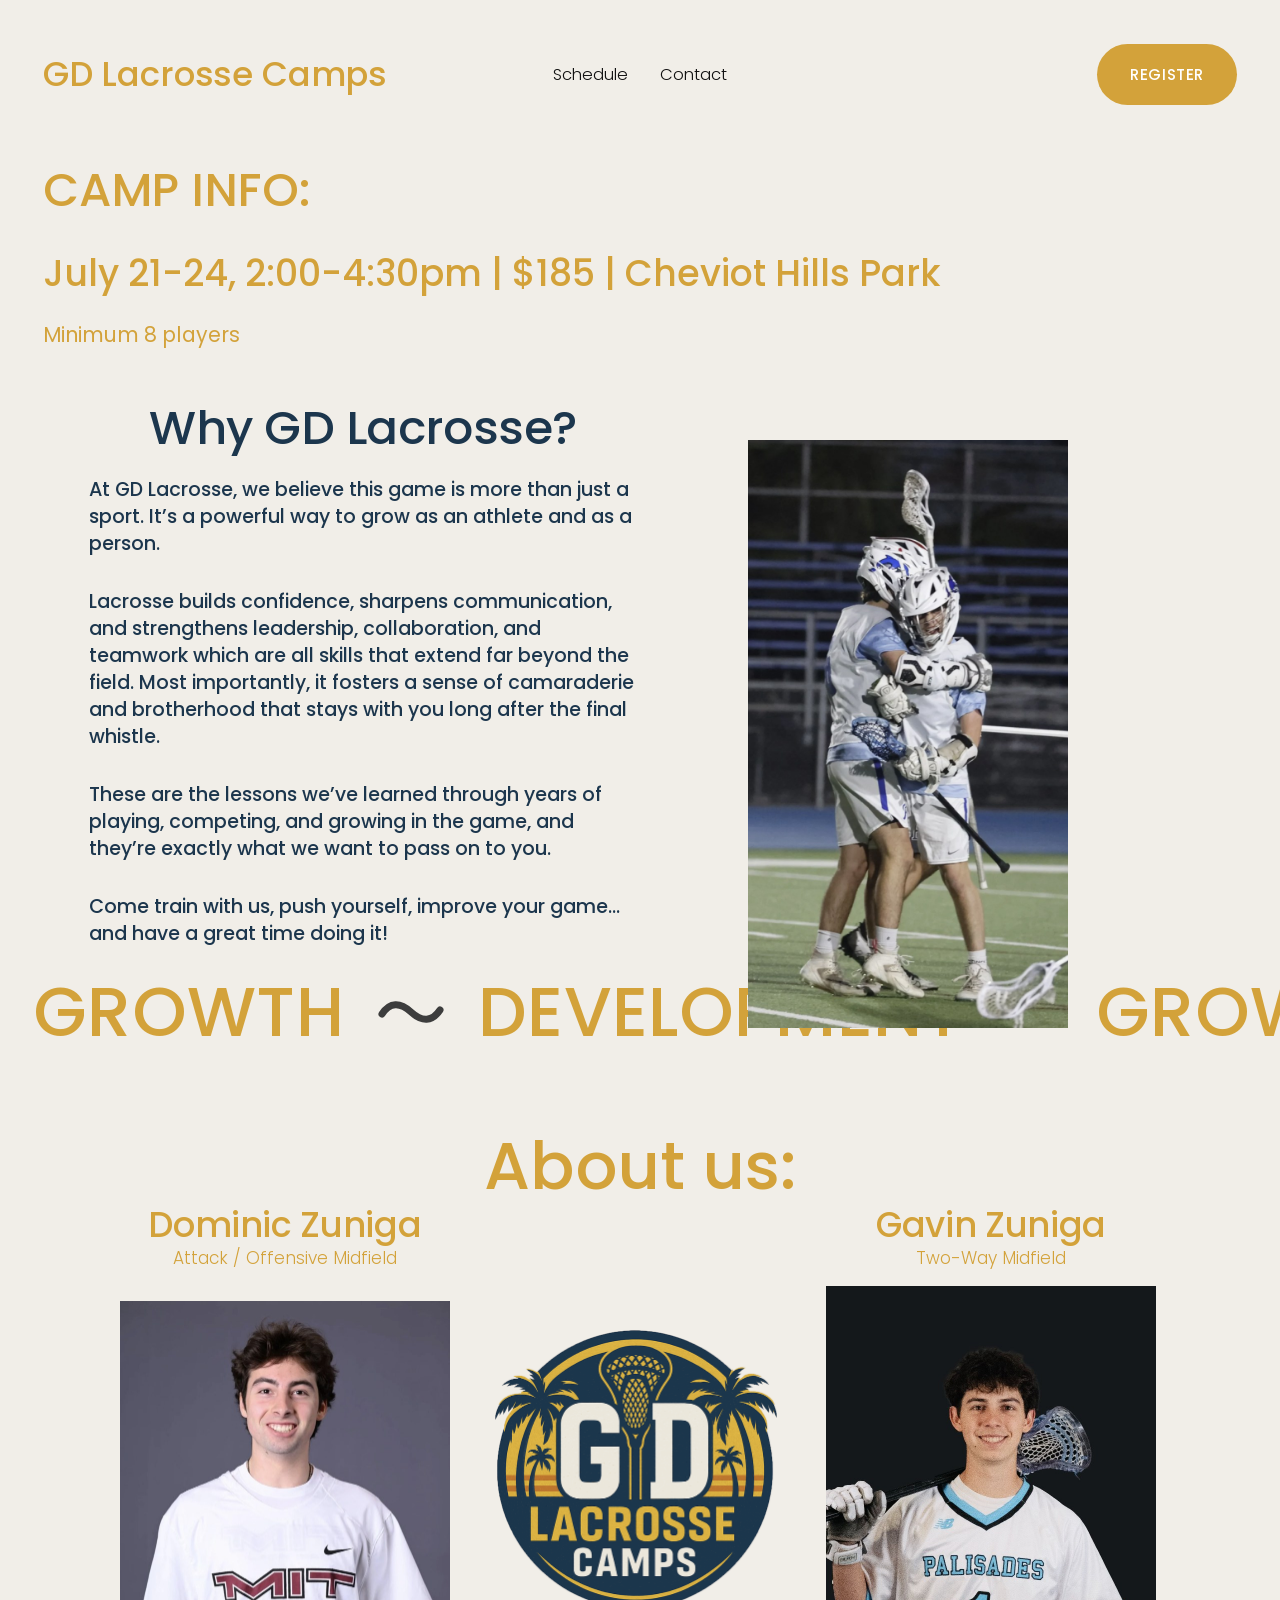
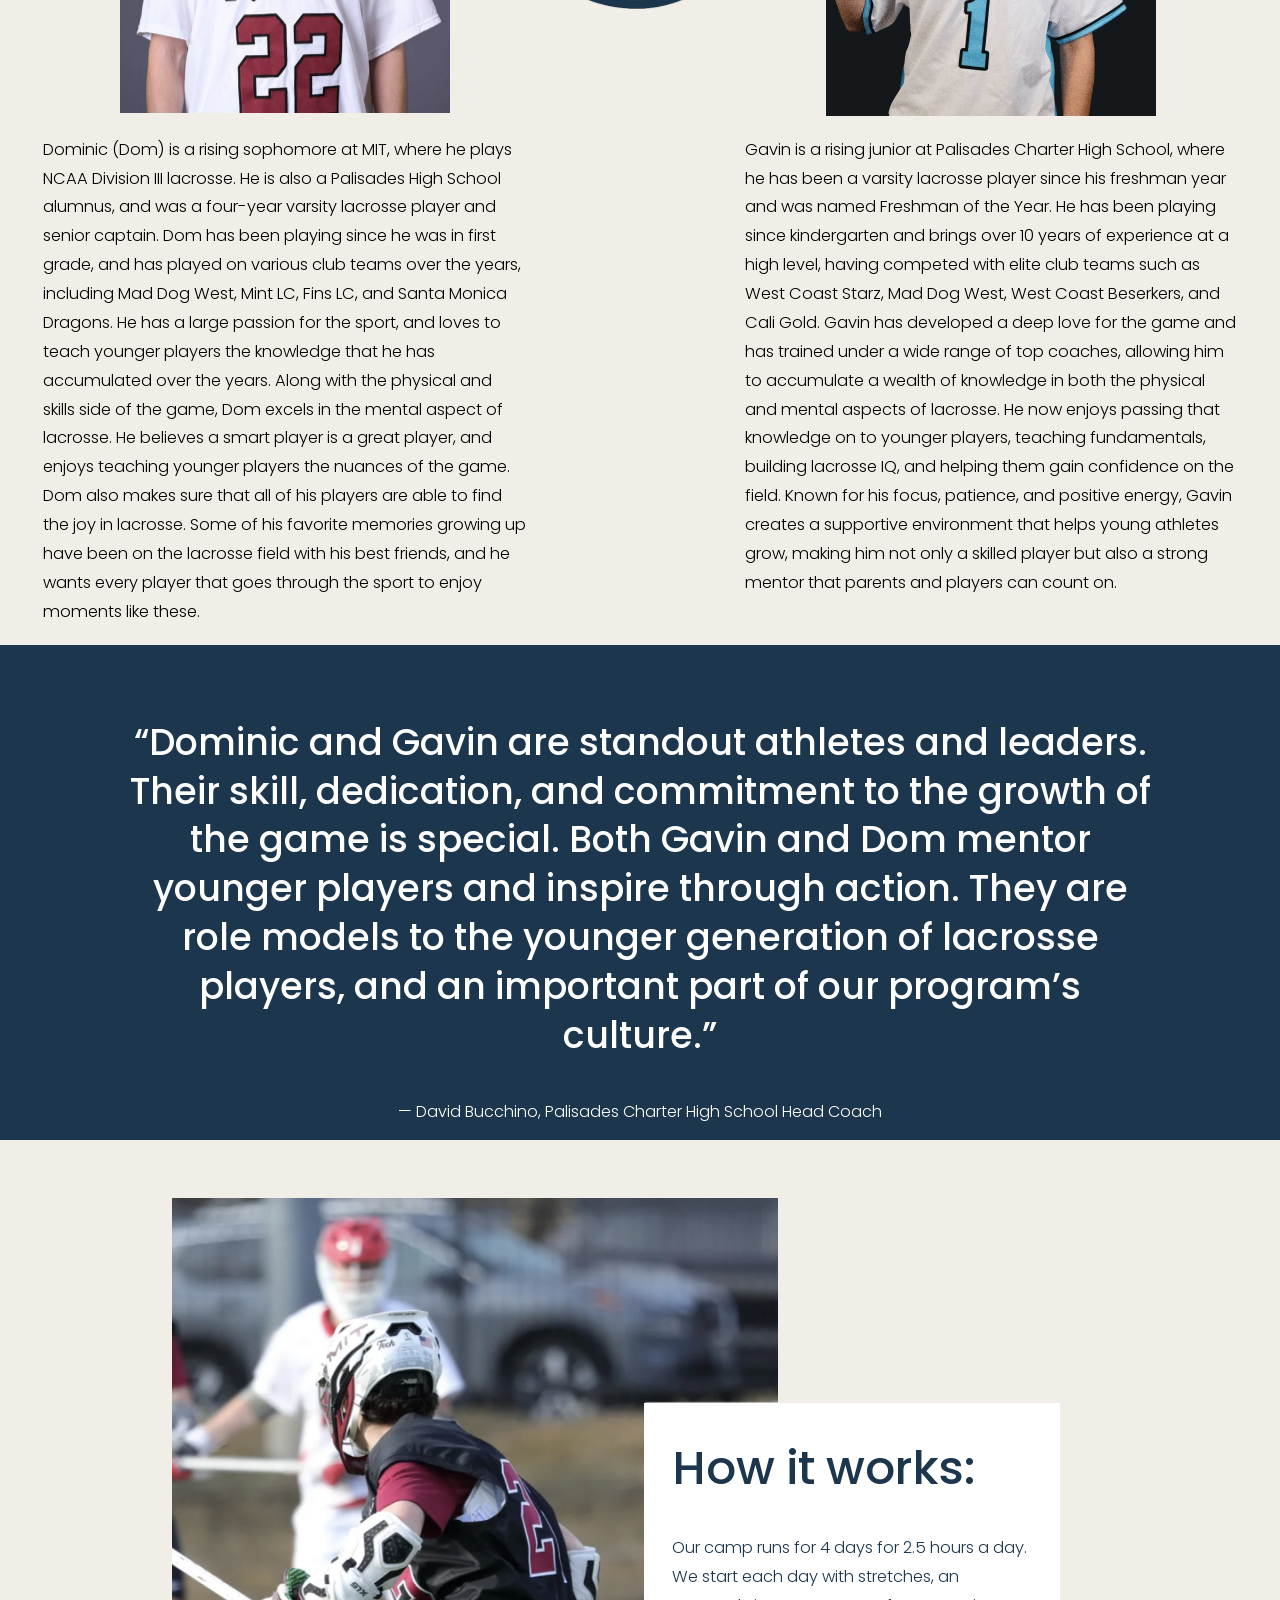
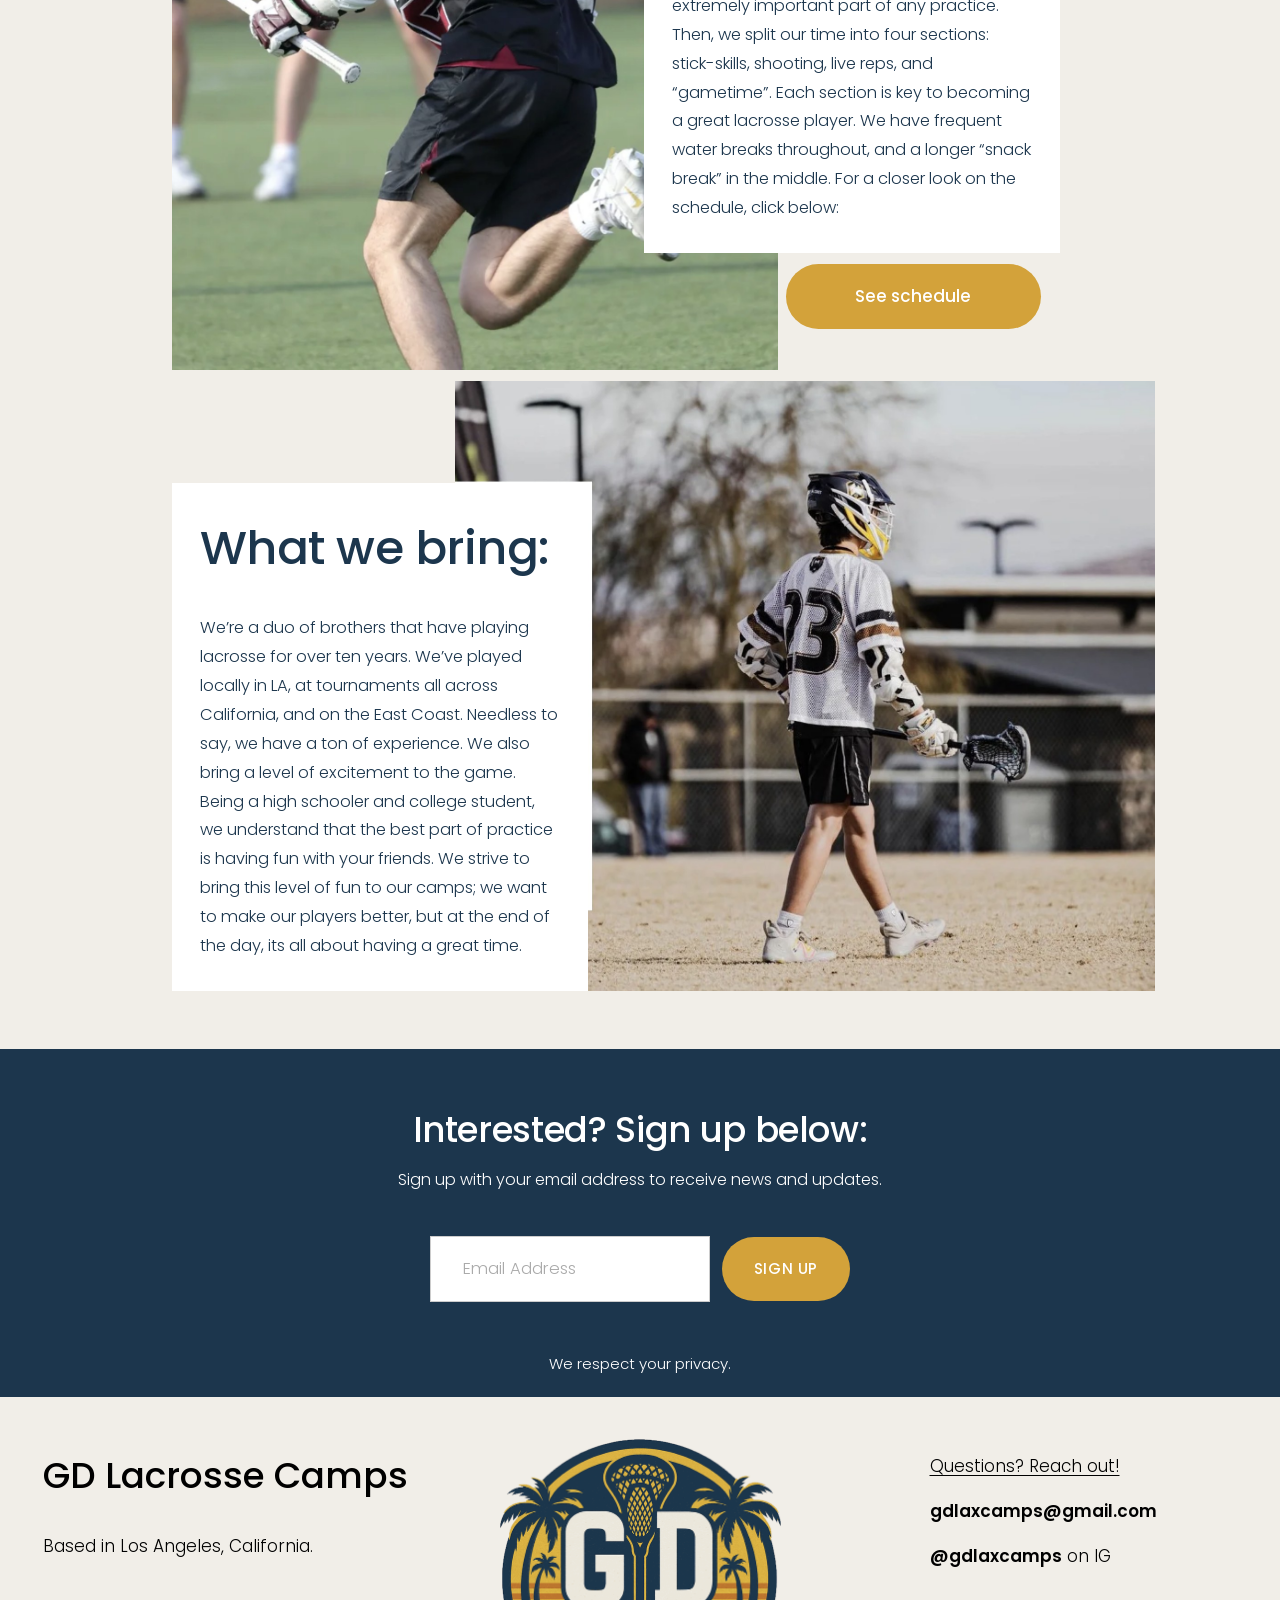
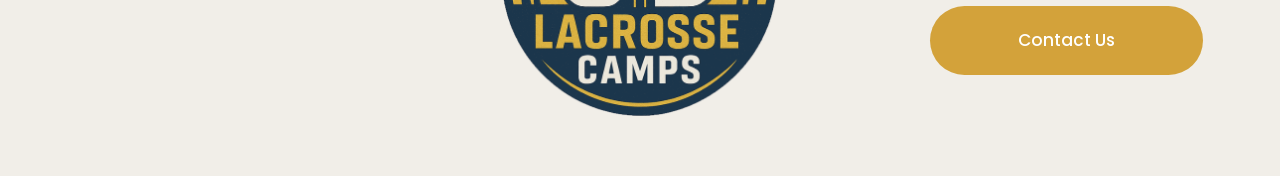
<file: index.html>
<!DOCTYPE html>
<html lang="en">
<head>
  <meta charset="utf-8">
  <meta name="viewport" content="width=device-width, initial-scale=1">
  <title>GD Lacrosse Camps | Youth Lacrosse Camp in Los Angeles</title>
  <meta name="description" content="GD Lacrosse Camps: a 4-day youth lacrosse camp at Cheviot Hills Park in Los Angeles, run by brothers Dominic and Gavin Zuniga. July 21–24, 2:00–4:30pm, $185.">
  <meta property="og:title" content="GD Lacrosse Camps">
  <meta property="og:description" content="4-day youth lacrosse camp at Cheviot Hills Park, Los Angeles. July 21–24, 2:00–4:30pm, $185.">
  <meta property="og:image" content="images/logo.png">
  <meta property="og:type" content="website">
  <link rel="icon" type="image/png" href="images/favicon.png">
  <link rel="apple-touch-icon" href="images/favicon.png">
  <link rel="preload" href="fonts/poppins-medium.woff2" as="font" type="font/woff2" crossorigin>
  <link rel="stylesheet" href="styles.css">
  <script type="application/ld+json">
  {
    "@context": "https://schema.org",
    "@type": "SportsOrganization",
    "name": "GD Lacrosse Camps",
    "alternateName": "GD Lax Camps",
    "sport": "Lacrosse",
    "email": "gdlaxcamps@gmail.com",
    "areaServed": "Los Angeles, California",
    "sameAs": ["https://www.instagram.com/gdlaxcamps"]
  }
  </script>
</head>
<body>

  <header class="site-header">
    <a class="brand" href="index.html">GD Lacrosse Camps</a>
    <nav class="nav" aria-label="Main">
      <a href="schedule.html">Schedule</a>
      <a href="contact.html">Contact</a>
    </nav>
    <!-- REGISTER LINK: replace href with your registration form link -->
    <a class="btn btn--caps" href="contact.html">Register</a>
    <button class="menu-toggle" aria-label="Open menu" aria-expanded="false"><span></span><span></span><span></span></button>
  </header>

  <main>
    <section class="camp-info">
      <h1>CAMP INFO:</h1>
      <p class="details">July 21-24, 2:00-4:30pm | $185 | Cheviot Hills Park</p>
      <p class="note">Minimum 8 players</p>
    </section>

    <section class="why">
      <div class="why-inner">
        <div>
          <h2>Why GD Lacrosse?</h2>
          <p>At GD Lacrosse, we believe this game is more than just a sport. It’s a powerful way to grow as an athlete and as a person.</p>
          <p>Lacrosse builds confidence, sharpens communication, and strengthens leadership, collaboration, and teamwork which are all skills that extend far beyond the field. Most importantly, it fosters a sense of camaraderie and brotherhood that stays with you long after the final whistle.</p>
          <p>These are the lessons we’ve learned through years of playing, competing, and growing in the game, and they’re exactly what we want to pass on to you.</p>
          <p>Come train with us, push yourself, improve your game… and have a great time doing it!</p>
        </div>
        <img class="why-photo" src="images/why-photo.jpg" alt="Two lacrosse players celebrating with a hug on the field">
      </div>
    </section>

    <div class="marquee" aria-hidden="true">
      <div class="marquee-track" id="marquee-track"></div>
    </div>

    <section class="about">
      <h2>About us:</h2>
      <div class="about-grid">
        <div class="coach coach--left">
          <h3>Dominic Zuniga</h3>
          <p class="role">Attack / Offensive Midfield</p>
          <img src="images/dominic.jpg" alt="Dominic Zuniga in an MIT lacrosse shirt">
        </div>
        <img class="about-logo" src="images/logo.png" alt="GD Lacrosse Camps logo">
        <div class="coach coach--right">
          <h3>Gavin Zuniga</h3>
          <p class="role">Two-Way Midfield</p>
          <img src="images/gavin.jpg" alt="Gavin Zuniga in a Palisades lacrosse jersey">
        </div>
        <p class="bio bio--left">Dominic (Dom) is a rising sophomore at MIT, where he plays NCAA Division III lacrosse. He is also a Palisades High School alumnus, and was a four-year varsity lacrosse player and senior captain. Dom has been playing since he was in first grade, and has played on various club teams over the years, including Mad Dog West, Mint LC, Fins LC, and Santa Monica Dragons. He has a large passion for the sport, and loves to teach younger players the knowledge that he has accumulated over the years. Along with the physical and skills side of the game, Dom excels in the mental aspect of lacrosse. He believes a smart player is a great player, and enjoys teaching younger players the nuances of the game. Dom also makes sure that all of his players are able to find the joy in lacrosse. Some of his favorite memories growing up have been on the lacrosse field with his best friends, and he wants every player that goes through the sport to enjoy moments like these.</p>
        <p class="bio bio--right">Gavin is a rising junior at Palisades Charter High School, where he has been a varsity lacrosse player since his freshman year and was named Freshman of the Year. He has been playing since kindergarten and brings over 10 years of experience at a high level, having competed with elite club teams such as West Coast Starz, Mad Dog West, West Coast Beserkers, and Cali Gold. Gavin has developed a deep love for the game and has trained under a wide range of top coaches, allowing him to accumulate a wealth of knowledge in both the physical and mental aspects of lacrosse. He now enjoys passing that knowledge on to younger players, teaching fundamentals, building lacrosse IQ, and helping them gain confidence on the field. Known for his focus, patience, and positive energy, Gavin creates a supportive environment that helps young athletes grow, making him not only a skilled player but also a strong mentor that parents and players can count on.</p>
      </div>
    </section>

    <section class="quote">
      <blockquote>“Dominic and Gavin are standout athletes and leaders. Their skill, dedication, and commitment to the growth of the game is special. Both Gavin and Dom mentor younger players and inspire through action. They are role models to the younger generation of lacrosse players, and an important part of our program’s culture.”</blockquote>
      <cite>— David Bucchino, Palisades Charter High School Head Coach</cite>
    </section>

    <section class="features">
      <div class="feature feature--how">
        <picture><source media="(max-width: 1100px)" srcset="images/how-it-works-sm.jpg"><img src="images/how-it-works.jpg" alt="Lacrosse player running with his stick during a game"></picture>
        <div class="card-wrap">
        <div class="card">
          <h2>How it works:</h2>
          <p>Our camp runs for 4 days for 2.5 hours a day. We start each day with stretches, an extremely important part of any practice. Then, we split our time into four sections: stick-skills, shooting, live reps, and “gametime”. Each section is key to becoming a great lacrosse player. We have frequent water breaks throughout, and a longer “snack break” in the middle. For a closer look on the schedule, click below:</p>
        </div>
        <a class="btn" href="schedule.html">See schedule</a>
        </div>
      </div>

      <div class="feature feature--what">
        <picture><source media="(max-width: 1100px)" srcset="images/what-we-bring-sm.jpg"><img src="images/what-we-bring.jpg" alt="Lacrosse player walking on the field"></picture>
        <div class="card">
          <h2>What we bring:</h2>
          <p>We’re a duo of brothers that have playing lacrosse for over ten years. We’ve played locally in LA, at tournaments all across California, and on the East Coast. Needless to say, we have a ton of experience. We also bring a level of excitement to the game. Being a high schooler and college student, we understand that the best part of practice is having fun with your friends. We strive to bring this level of fun to our camps; we want to make our players better, but at the end of the day, its all about having a great time.</p>
        </div>
      </div>
    </section>

    <section class="signup" id="signup">
      <h2>Interested? Sign up below:</h2>
      <p class="sub">Sign up with your email address to receive news and updates.</p>
      <form id="signup-form" action="https://formsubmit.co/gdlaxcamps@gmail.com" method="POST">
        <input type="hidden" name="_subject" value="New email signup – GD Lacrosse Camps">
        <input type="hidden" name="_captcha" value="false">
        <input type="text" name="_honey" style="display:none" tabindex="-1" autocomplete="off">
        <label for="email" class="visually-hidden" style="position:absolute;left:-9999px">Email Address</label>
        <input id="email" type="email" name="email" placeholder="Email Address" required>
        <button class="btn btn--caps" type="submit">Sign up</button>
      </form>
      <p class="thanks">Thanks for signing up! We’ll be in touch.</p>
      <p class="privacy">We respect your privacy.</p>
    </section>
  </main>

  <footer class="site-footer">
    <div>
      <p class="title">GD Lacrosse Camps</p>
      <p class="based">Based in Los Angeles, California.</p>
    </div>
    <img class="footer-logo" src="images/logo.png" alt="GD Lacrosse Camps logo">
    <div class="footer-contact">
      <p><a class="reach" href="contact.html">Questions? Reach out!</a></p>
      <p><a class="plain" href="mailto:gdlaxcamps@gmail.com"><strong>gdlaxcamps@gmail.com</strong></a></p>
      <p><a class="plain" href="https://www.instagram.com/gdlaxcamps" target="_blank" rel="noopener"><strong>@gdlaxcamps</strong> on IG</a></p>
      <a class="btn" href="contact.html">Contact Us</a>
    </div>
  </footer>

  <script src="site.js"></script>
</body>
</html>
</file>
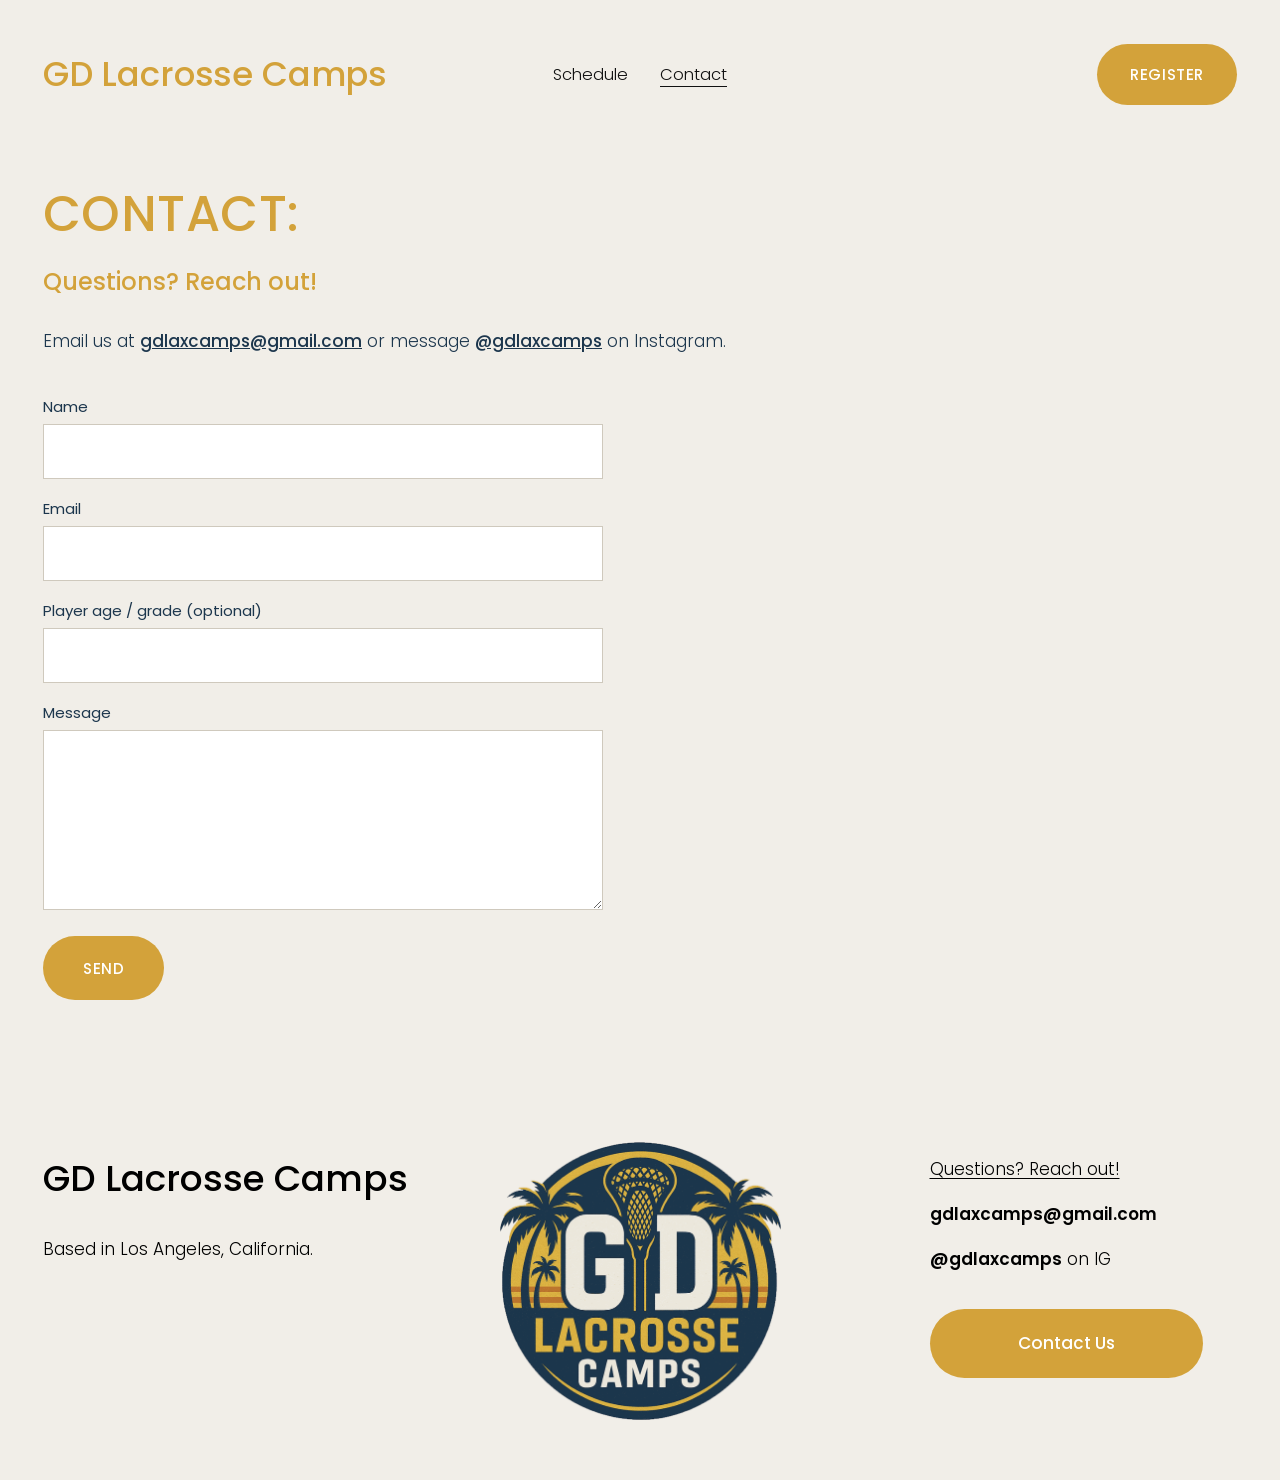
<file: contact.html>
<!DOCTYPE html>
<html lang="en">
<head>
  <meta charset="utf-8">
  <meta name="viewport" content="width=device-width, initial-scale=1">
  <title>Contact | GD Lacrosse Camps</title>
  <meta name="description" content="Contact GD Lacrosse Camps in Los Angeles. Email gdlaxcamps@gmail.com or message @gdlaxcamps on Instagram.">
  <meta property="og:title" content="GD Lacrosse Camps">
  <meta property="og:description" content="4-day youth lacrosse camp at Cheviot Hills Park, Los Angeles. July 21–24, 2:00–4:30pm, $185.">
  <meta property="og:image" content="images/logo.png">
  <meta property="og:type" content="website">
  <link rel="icon" type="image/png" href="images/favicon.png">
  <link rel="apple-touch-icon" href="images/favicon.png">
  <link rel="preload" href="fonts/poppins-medium.woff2" as="font" type="font/woff2" crossorigin>
  <link rel="stylesheet" href="styles.css">
  <script type="application/ld+json">
  {
    "@context": "https://schema.org",
    "@type": "SportsOrganization",
    "name": "GD Lacrosse Camps",
    "alternateName": "GD Lax Camps",
    "sport": "Lacrosse",
    "email": "gdlaxcamps@gmail.com",
    "areaServed": "Los Angeles, California",
    "sameAs": ["https://www.instagram.com/gdlaxcamps"]
  }
  </script>
</head>
<body>

  <header class="site-header">
    <a class="brand" href="index.html">GD Lacrosse Camps</a>
    <nav class="nav" aria-label="Main">
      <a href="schedule.html">Schedule</a>
      <a href="contact.html" aria-current="page">Contact</a>
    </nav>
    <!-- REGISTER LINK: replace href with your registration form link -->
    <a class="btn btn--caps" href="contact.html">Register</a>
    <button class="menu-toggle" aria-label="Open menu" aria-expanded="false"><span></span><span></span><span></span></button>
  </header>

  <main>
    <section class="page">
      <h1>CONTACT:</h1>
      <p class="lead">Questions? Reach out!</p>
      <p style="margin-top:24px">Email us at <a href="mailto:gdlaxcamps@gmail.com"><strong>gdlaxcamps@gmail.com</strong></a> or message <a href="https://www.instagram.com/gdlaxcamps" target="_blank" rel="noopener"><strong>@gdlaxcamps</strong></a> on Instagram.</p>

      <div class="form-wrap">
        <form class="contact-form" data-ajax action="https://formsubmit.co/gdlaxcamps@gmail.com" method="POST">
          <input type="hidden" name="_subject" value="New message – GD Lacrosse Camps website">
          <input type="hidden" name="_captcha" value="false">
          <input type="text" name="_honey" style="display:none" tabindex="-1" autocomplete="off">
          <label>Name<input type="text" name="name" required></label>
          <label>Email<input type="email" name="email" required></label>
          <label>Player age / grade (optional)<input type="text" name="player"></label>
          <label>Message<textarea name="message" rows="6" required></textarea></label>
          <button class="btn btn--caps" type="submit">Send</button>
        </form>
        <p class="thanks">Thanks! We got your message and will get back to you soon.</p>
      </div>
    </section>
  </main>

  <footer class="site-footer">
    <div>
      <p class="title">GD Lacrosse Camps</p>
      <p class="based">Based in Los Angeles, California.</p>
    </div>
    <img class="footer-logo" src="images/logo.png" alt="GD Lacrosse Camps logo">
    <div class="footer-contact">
      <p><a class="reach" href="contact.html">Questions? Reach out!</a></p>
      <p><a class="plain" href="mailto:gdlaxcamps@gmail.com"><strong>gdlaxcamps@gmail.com</strong></a></p>
      <p><a class="plain" href="https://www.instagram.com/gdlaxcamps" target="_blank" rel="noopener"><strong>@gdlaxcamps</strong> on IG</a></p>
      <a class="btn" href="contact.html">Contact Us</a>
    </div>
  </footer>

  <script src="site.js"></script>
</body>
</html>
</file>
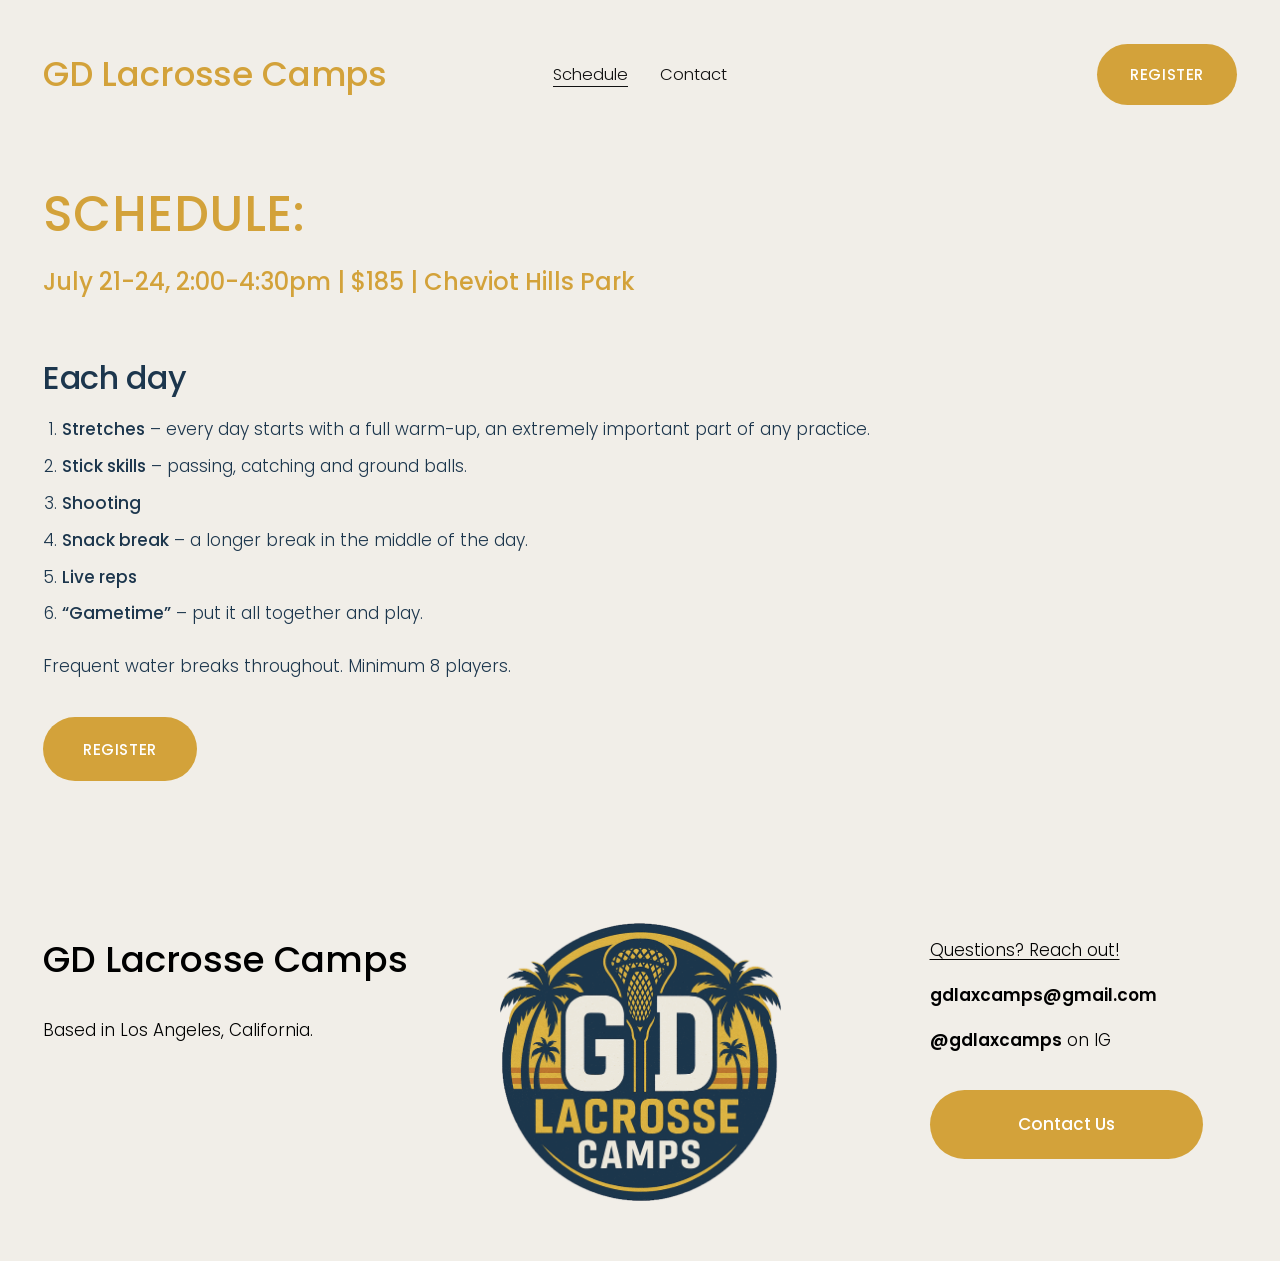
<file: schedule.html>
<!DOCTYPE html>
<html lang="en">
<head>
  <meta charset="utf-8">
  <meta name="viewport" content="width=device-width, initial-scale=1">
  <title>Camp Schedule | GD Lacrosse Camps</title>
  <meta name="description" content="GD Lacrosse Camps schedule: July 21–24, 2:00–4:30pm at Cheviot Hills Park, Los Angeles. Stretching, stick skills, shooting, live reps and gametime.">
  <meta property="og:title" content="GD Lacrosse Camps">
  <meta property="og:description" content="4-day youth lacrosse camp at Cheviot Hills Park, Los Angeles. July 21–24, 2:00–4:30pm, $185.">
  <meta property="og:image" content="images/logo.png">
  <meta property="og:type" content="website">
  <link rel="icon" type="image/png" href="images/favicon.png">
  <link rel="apple-touch-icon" href="images/favicon.png">
  <link rel="preload" href="fonts/poppins-medium.woff2" as="font" type="font/woff2" crossorigin>
  <link rel="stylesheet" href="styles.css">
  <script type="application/ld+json">
  {
    "@context": "https://schema.org",
    "@type": "SportsOrganization",
    "name": "GD Lacrosse Camps",
    "alternateName": "GD Lax Camps",
    "sport": "Lacrosse",
    "email": "gdlaxcamps@gmail.com",
    "areaServed": "Los Angeles, California",
    "sameAs": ["https://www.instagram.com/gdlaxcamps"]
  }
  </script>
</head>
<body>

  <header class="site-header">
    <a class="brand" href="index.html">GD Lacrosse Camps</a>
    <nav class="nav" aria-label="Main">
      <a href="schedule.html" aria-current="page">Schedule</a>
      <a href="contact.html">Contact</a>
    </nav>
    <!-- REGISTER LINK: replace href with your registration form link -->
    <a class="btn btn--caps" href="contact.html">Register</a>
    <button class="menu-toggle" aria-label="Open menu" aria-expanded="false"><span></span><span></span><span></span></button>
  </header>

  <main>
    <section class="page">
      <h1>SCHEDULE:</h1>
      <p class="lead">July 21-24, 2:00-4:30pm | $185 | Cheviot Hills Park</p>

      <h2>Each day</h2>
      <ol>
        <li><strong>Stretches</strong> – every day starts with a full warm-up, an extremely important part of any practice.</li>
        <li><strong>Stick skills</strong> – passing, catching and ground balls.</li>
        <li><strong>Shooting</strong></li>
        <li><strong>Snack break</strong> – a longer break in the middle of the day.</li>
        <li><strong>Live reps</strong></li>
        <li><strong>“Gametime”</strong> – put it all together and play.</li>
      </ol>
      <p style="margin-top:24px">Frequent water breaks throughout. Minimum 8 players.</p>

      <a class="btn btn--caps" href="contact.html">Register</a>
    </section>
  </main>

  <footer class="site-footer">
    <div>
      <p class="title">GD Lacrosse Camps</p>
      <p class="based">Based in Los Angeles, California.</p>
    </div>
    <img class="footer-logo" src="images/logo.png" alt="GD Lacrosse Camps logo">
    <div class="footer-contact">
      <p><a class="reach" href="contact.html">Questions? Reach out!</a></p>
      <p><a class="plain" href="mailto:gdlaxcamps@gmail.com"><strong>gdlaxcamps@gmail.com</strong></a></p>
      <p><a class="plain" href="https://www.instagram.com/gdlaxcamps" target="_blank" rel="noopener"><strong>@gdlaxcamps</strong> on IG</a></p>
      <a class="btn" href="contact.html">Contact Us</a>
    </div>
  </footer>

  <script src="site.js"></script>
</body>
</html>
</file>
<file: styles.css>
/* ===== GD Lacrosse Camps ===== */
@font-face { font-family: "Poppins"; src: url("fonts/poppins-light.woff2") format("woff2"); font-weight: 300; font-display: swap; }
@font-face { font-family: "Poppins"; src: url("fonts/poppins-regular.woff2") format("woff2"); font-weight: 400; font-display: swap; }
@font-face { font-family: "Poppins"; src: url("fonts/poppins-medium.woff2") format("woff2"); font-weight: 500; font-display: swap; }
@font-face { font-family: "Poppins"; src: url("fonts/poppins-semibold.woff2") format("woff2"); font-weight: 600; font-display: swap; }

:root {
  --gold: #d3a23a;
  --gold-light: #d9b15d;
  --navy: #1c364d;
  --cream: #f1eee8;
  --ink: #000;
  --pad: 43px;
}

* { box-sizing: border-box; }
html { scroll-behavior: smooth; }
body {
  margin: 0;
  background: var(--cream);
  color: var(--ink);
  font-family: "Poppins", system-ui, sans-serif;
  font-weight: 300;
  -webkit-font-smoothing: antialiased;
  overflow-x: hidden;
}
img { display: block; max-width: 100%; }
a { color: inherit; }
h1, h2, h3, p { margin: 0; }
h1, h2, h3 { font-weight: 500; letter-spacing: -0.01em; line-height: 1.2; }

/* ---------- Buttons ---------- */
.btn {
  display: inline-flex; align-items: center; justify-content: center;
  background: var(--gold); color: #fff;
  font: 500 17px/1 "Poppins", sans-serif;
  text-decoration: none; border: 0; cursor: pointer;
  border-radius: 999px;
  padding: 0 40px; height: 64px;
  transition: background .2s, opacity .2s;
}
.btn:hover { background: var(--gold-light); }
.btn--caps { text-transform: uppercase; letter-spacing: .04em; font-size: 15px; }

/* ---------- Header ---------- */
.site-header {
  display: grid; grid-template-columns: 1fr auto 1fr; align-items: center;
  padding: 44px var(--pad) 0;
}
.brand {
  color: var(--gold); font-weight: 500; font-size: 34px; letter-spacing: -0.005em;
  text-decoration: none; white-space: nowrap;
}
.nav { display: flex; gap: 32px; }
.nav a { font-weight: 300; font-size: 16.5px; text-decoration: none; color: #111; }
.nav a:hover, .nav a[aria-current="page"] { text-decoration: underline; text-underline-offset: 6px; }
.site-header .btn { justify-self: end; height: 61px; padding: 0 33px; }
.menu-toggle { display: none; }

/* ---------- Camp info ---------- */
.camp-info { padding: 57px var(--pad) 0; color: var(--gold); }
.camp-info h1 { font-size: 46.5px; letter-spacing: .01em; }
.camp-info .details { font-size: 36.5px; font-weight: 500; margin-top: 28px; }
.camp-info .note { font-size: 20.5px; font-weight: 400; margin-top: 18px; }

/* ---------- Why GD ---------- */
.why { position: relative; margin-top: 50px; }
.why-inner {
  display: grid; grid-template-columns: 46% 26.9%; column-gap: 9.3%;
  padding-left: 6.95%; position: relative; z-index: 2;
  max-width: 1440px; margin: 0 auto;
}
.why h2 { color: var(--navy); font-size: 47px; text-align: center; margin-bottom: 20px; }
.why p { color: var(--navy); font-weight: 500; font-size: 19.3px; line-height: 1.4; }
.why p + p { margin-top: 1.6em; }
.why-inner > div { padding-bottom: 120px; }
.why-photo { margin-top: 40px; width: 100%; height: auto; aspect-ratio: 387 / 711; object-fit: cover; }

/* ---------- Marquee ---------- */
.marquee {
  position: relative; z-index: 1; overflow: hidden;
  margin-top: -110px; height: 110px; display: flex; align-items: center;
}
.marquee-track { display: flex; flex-shrink: 0; animation: scroll 28s linear infinite; }
.marquee-item { display: flex; align-items: center; flex-shrink: 0; }
.marquee-item span {
  color: var(--gold); font-weight: 500; font-size: 69px; line-height: 1;
  text-transform: uppercase; letter-spacing: .005em; padding: 0 33px;
}
.marquee-item svg { width: 68px; height: 26px; flex-shrink: 0; }
@keyframes scroll { to { transform: translateX(-50%); } }
@media (prefers-reduced-motion: reduce) { .marquee-track { animation: none; } }

/* ---------- About ---------- */
.about { padding: 60px var(--pad) 0; max-width: 1440px; margin: 0 auto; }
.about > h2 { color: var(--gold); font-size: 66px; text-align: center; letter-spacing: -0.005em; }
.about-grid {
  display: grid; grid-template-columns: 40.5% minmax(0, 1fr) 41.2%; align-items: start;
  margin-top: 0;
}
.coach { text-align: center; color: var(--gold); }
.coach--left { grid-column: 1; grid-row: 1; }
.about-logo { grid-column: 2; grid-row: 1; justify-self: center; width: 282px; max-width: none; margin: 124px -40px 0; }
.coach--right { grid-column: 3; grid-row: 1; }
.bio--left { grid-column: 1; grid-row: 2; }
.bio--right { grid-column: 3; grid-row: 2; }
.coach h3 { font-size: 35px; line-height: 1.1; }
.coach .role { font-size: 17px; font-weight: 300; margin-top: 0; }
.coach img { width: 330px; max-width: 72%; margin: 30px auto 0; }
.coach--right img { margin-top: 15px; }
.bio { font-size: 16.4px; line-height: 1.76; font-weight: 300; margin-top: 20px; }

/* ---------- Quote ---------- */
.quote { background: var(--navy); color: #fff; text-align: center; padding: 74px var(--pad) 16px; margin-top: 18px; }
.quote blockquote { margin: 0 auto; max-width: 1030px; font-size: 36.5px; font-weight: 500; line-height: 1.34; }
.quote cite { display: block; font-style: normal; font-weight: 300; font-size: 16px; margin-top: 38px; }

/* ---------- Feature blocks ---------- */
.features { padding-top: 58px; }
.feature { position: relative; max-width: 1440px; margin: 0 auto; }
.feature picture { display: contents; }
.feature img { object-fit: cover; contain: size; }
.feature .card { background: #fff; position: relative; z-index: 1; padding: 37px 28px 30px; }
.card h2 { color: var(--navy); font-size: 47px; margin-bottom: 38px; letter-spacing: -0.01em; }
.card p { color: var(--navy); font-size: 16.4px; line-height: 1.76; font-weight: 300; }

.feature--how {
  display: grid; grid-template-columns: 13.4% 36.95% 10.4% 22.1% 1fr;
  grid-template-rows: min(16vw, 230px) auto 1fr; min-height: min(60.28vw, 868px);
}
.feature--how img { grid-column: 2 / 4; grid-row: 1 / 4; width: 100%; height: 100%; }
.feature--how .card-wrap { grid-column: 3 / 5; grid-row: 2; position: relative; z-index: 1; padding-bottom: 24px; }
.feature--how .card { position: static; }
.feature--how .btn { margin: 11px 0 0 34%; width: 255px; max-width: 66%; height: 65px; padding: 0; }

.feature--what {
  display: grid; grid-template-columns: 13.4% 22.15% 10.35% 44.35% 1fr;
  grid-template-rows: min(8vw, 115px) auto 1fr; min-height: min(46.67vw, 672px); margin-top: 11px;
}
.feature--what img { grid-column: 3 / 5; grid-row: 1 / 4; width: 100%; height: 100%; }
.feature--what .card { grid-column: 2 / 4; grid-row: 2; }

/* ---------- Newsletter ---------- */
.signup { background: var(--navy); color: #fff; text-align: center; padding: 60px var(--pad) 22px; margin-top: 58px; }
.signup h2 { font-size: 35px; }
.signup .sub { font-size: 16px; font-weight: 300; margin-top: 16px; }
.signup form { display: flex; justify-content: center; gap: 12px; margin-top: 44px; }
.signup input[type="email"] {
  width: 280px; height: 66px; border: 1px solid #ccc; background: #fff;
  font: 300 16.5px "Poppins", sans-serif; padding: 0 32px; color: #000; border-radius: 0;
}
.signup input::placeholder { color: #aaa; }
.signup .btn { height: 64px; width: 128px; padding: 0; margin-top: 1px; }
.signup .privacy { font-size: 15px; font-weight: 300; margin-top: 50px; }
.signup .thanks { display: none; font-size: 18px; margin-top: 40px; }
.signup.sent form { display: none; }
.signup.sent .thanks { display: block; }

/* ---------- Footer ---------- */
.site-footer {
  display: grid; grid-template-columns: 1fr 281px 1fr; column-gap: 40px;
  padding: 25px var(--pad) 60px; align-items: start;
}
.site-footer .title { font-size: 36px; font-weight: 500; margin-top: 26px; }
.site-footer .based { font-size: 17px; margin-top: 30px; }
.footer-logo { width: 281px; margin-top: 17px; }
.footer-contact { padding-left: 109px; margin-top: 31px; font-size: 17px; }
.footer-contact a.reach { text-underline-offset: 3px; }
.footer-contact p + p { margin-top: 19px; }
.footer-contact strong { font-weight: 600; }
.footer-contact a.plain { text-decoration: none; }
.footer-contact .btn { margin-top: 37px; width: 273px; height: 69px; }

/* ---------- Simple inner pages ---------- */
.page { padding: 80px var(--pad) 100px; max-width: 1000px; }
.page h1 { color: var(--gold); font-size: 49px; letter-spacing: .01em; }
.page .lead { color: var(--gold); font-size: 24px; font-weight: 500; margin-top: 18px; }
.page h2 { color: var(--navy); font-size: 32px; margin: 56px 0 18px; }
.page p, .page li { color: var(--navy); font-size: 17px; line-height: 1.7; }
.page ol { padding-left: 1.2em; margin: 0; }
.page li + li { margin-top: 8px; }
.page .btn { margin-top: 36px; }

/* ===================== Tablet & phone ===================== */
@media (max-width: 1100px) {
  :root { --pad: 28px; }
  .site-header { grid-template-columns: 1fr auto; row-gap: 0; padding-top: 24px; }
  .brand { font-size: 26px; }
  .menu-toggle {
    display: block; justify-self: end; background: none; border: 0; padding: 8px; cursor: pointer;
  }
  .menu-toggle span { display: block; width: 26px; height: 2px; background: #111; margin: 6px 0; }
  .nav, .site-header .btn { display: none; }
  .site-header.open .nav {
    display: flex; flex-direction: column; gap: 18px; grid-column: 1 / -1; padding: 24px 0 8px;
  }
  .site-header.open .nav a { font-size: 22px; }
  .site-header.open .btn { display: inline-flex; grid-column: 1 / -1; justify-self: start; margin-top: 12px; }

  .camp-info { padding-top: 56px; }
  .camp-info h1 { font-size: 38px; }
  .camp-info .details { font-size: 24px; line-height: 1.35; margin-top: 20px; }
  .camp-info .note { font-size: 18px; }

  .why { margin-top: 56px; }
  .why-inner { grid-template-columns: 1fr; padding: 0 var(--pad); row-gap: 32px; }
  .why h2 { font-size: 36px; text-align: left; margin-bottom: 20px; }
  .why-inner > div { padding-bottom: 0; }
  .why p { font-size: 17px; line-height: 1.6; }
  .why-photo { width: 100%; max-width: 520px; height: auto; aspect-ratio: 387 / 711; margin: 0 auto; }
  .marquee { margin-top: 32px; height: 80px; }
  .marquee-item span { font-size: 44px; padding: 0 22px; }
  .marquee-item svg { width: 48px; }

  .about { padding-top: 40px; }
  .about > h2 { font-size: 44px; }
  .about-grid { display: flex; flex-direction: column; }
  .coach--left { order: 1; } .bio--left { order: 2; }
  .coach--right { order: 3; } .bio--right { order: 4; }
  .coach { margin-top: 40px; width: 100%; }
  .coach h3 { font-size: 30px; }
  .coach img, .coach--right img { width: 100%; max-width: 360px; margin: 20px auto 0; }
  .about-logo { display: none; }

  .quote { padding: 56px var(--pad) 40px; }
  .quote blockquote { font-size: 24px; }
  .quote cite { margin-top: 28px; font-size: 15px; }

  .features { padding-top: 40px; }
  .feature, .feature--how, .feature--what { aspect-ratio: auto; height: auto; display: flex; flex-direction: column; padding: 0 var(--pad); }
  .feature img, .feature--how img, .feature--what img { position: static; width: 100%; height: auto; max-height: 620px; contain: none; }
  .feature .card, .feature--how .card, .feature--what .card {
    position: relative; left: auto; top: auto; width: auto; margin: -60px 16px 0; padding: 28px 22px;
  }
  .feature--what { margin-top: 48px; }
  .card h2 { font-size: 34px; margin-bottom: 20px; }
  .feature--how .card-wrap { position: relative; left: auto; top: auto; width: auto; display: flex; flex-direction: column; }
  .feature--how .btn { align-self: center; margin: 24px 0 0; width: 255px; }

  .signup { margin-top: 48px; padding: 48px var(--pad) 30px; }
  .signup h2 { font-size: 28px; }
  .signup form { flex-direction: column; align-items: center; }
  .signup input[type="email"] { width: 100%; max-width: 360px; }

  .site-footer { grid-template-columns: 1fr; text-align: center; padding-bottom: 48px; }
  .site-footer .title { font-size: 30px; margin-top: 40px; }
  .site-footer .based { margin-top: 14px; }
  .footer-logo { margin: 32px auto 0; width: 200px; }
  .footer-contact { padding-left: 0; margin-top: 32px; }

  .page { padding-top: 48px; }
  .page h1 { font-size: 38px; }
}

/* ---------- Contact form ---------- */
.contact-form { display: grid; gap: 18px; max-width: 560px; margin-top: 40px; }
.contact-form label { display: grid; gap: 6px; color: var(--navy); font-size: 15px; font-weight: 400; }
.contact-form input, .contact-form textarea {
  font: 300 16px "Poppins", sans-serif; padding: 14px 16px; border: 1px solid #cfc9bd; background: #fff; color: #000; border-radius: 0;
}
.contact-form .btn { justify-self: start; margin-top: 8px; }
.form-wrap .thanks { display: none; color: var(--navy); font-size: 18px; margin-top: 40px; }
.form-wrap.sent form { display: none; }
.form-wrap.sent .thanks { display: block; }
.page strong { font-weight: 500; }
</file>
